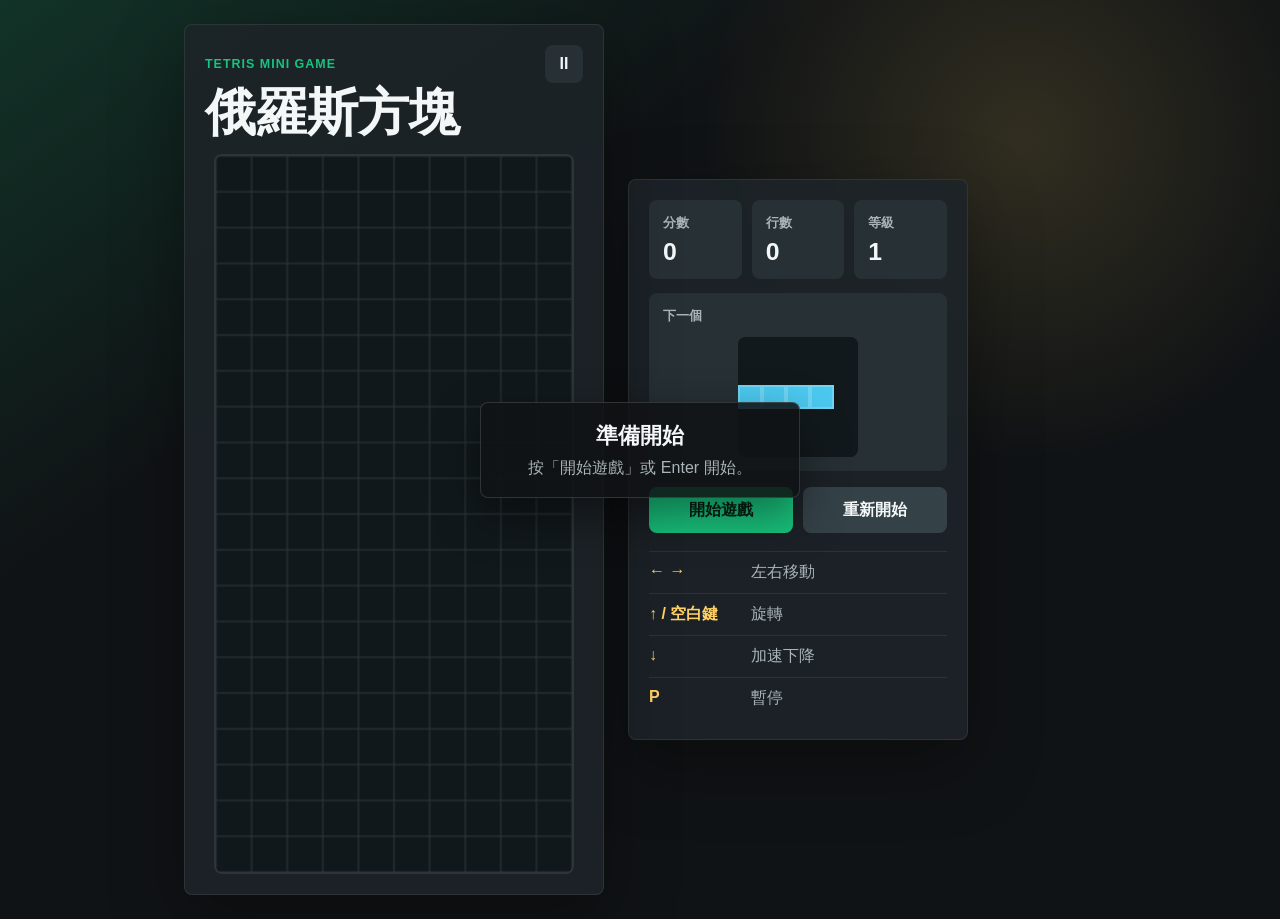
<file: index.html>
<!DOCTYPE html>
<html lang="zh-Hant">
<head>
  <meta charset="UTF-8">
  <meta name="viewport" content="width=device-width, initial-scale=1.0">
  <meta http-equiv="refresh" content="0; url=./tetris-game/">
  <title>俄羅斯方塊 Tetris</title>
  <script>
    location.replace('./tetris-game/');
  </script>
</head>
<body>
  <p>正在前往遊戲頁面，若沒有自動跳轉，請<a href="./tetris-game/">點此進入</a>。</p>
</body>
</html>
</file>
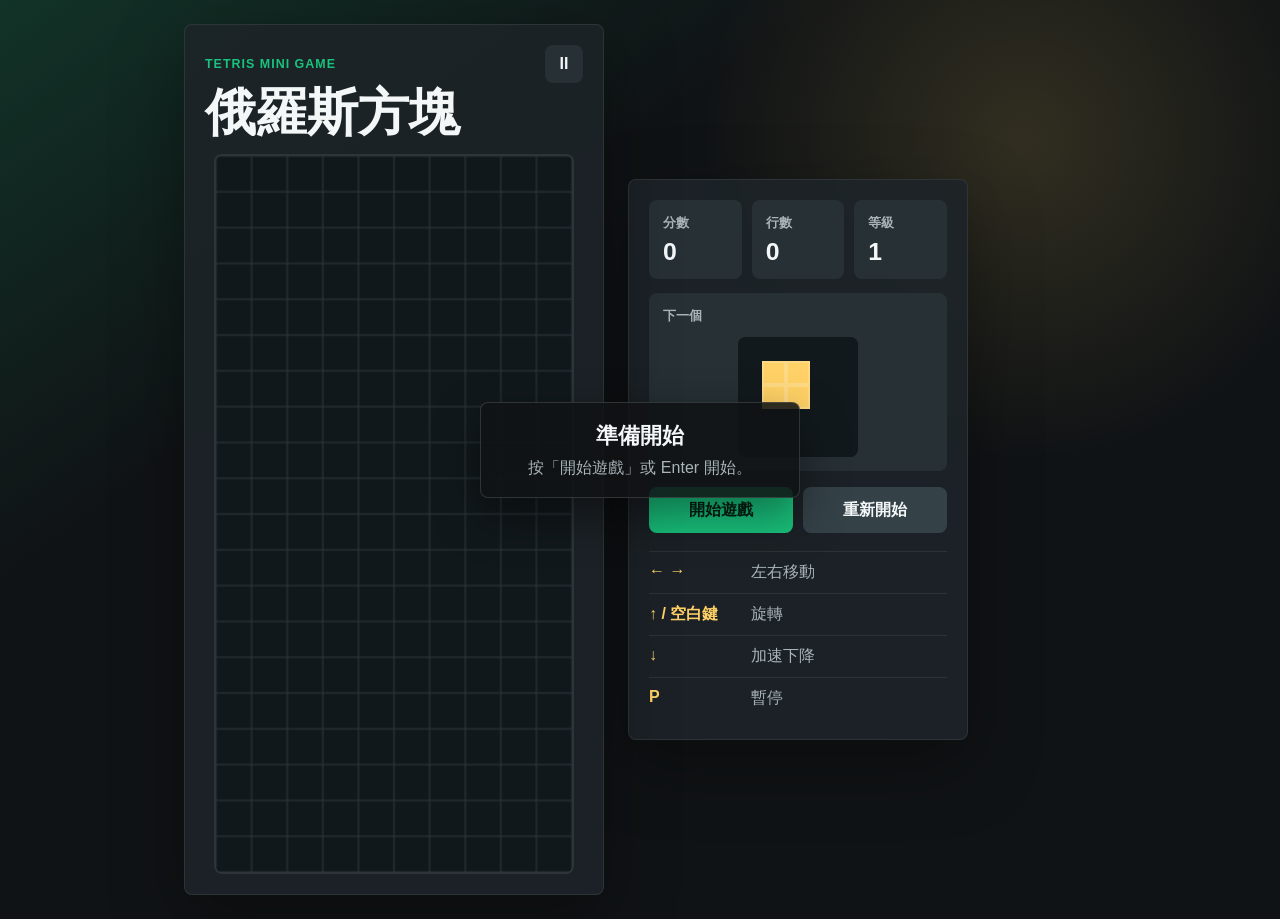
<file: tetris-game/index.html>
<!DOCTYPE html>
<html lang="zh-Hant">
<head>
  <meta charset="UTF-8">
  <meta name="viewport" content="width=device-width, initial-scale=1.0">
  <title>俄羅斯方塊 Tetris</title>
  <link rel="stylesheet" href="style.css">
</head>
<body>
  <main class="game-shell">
    <section class="play-area" aria-label="俄羅斯方塊遊戲區">
      <div class="brand-row">
        <p class="eyebrow">Tetris Mini Game</p>
        <button id="pauseButton" class="icon-button" type="button" aria-label="暫停遊戲" title="暫停/繼續">II</button>
      </div>
      <h1>俄羅斯方塊</h1>
      <canvas id="board" width="300" height="600" aria-label="遊戲棋盤"></canvas>
      <div class="touch-controls" aria-label="觸控操作">
        <button type="button" data-action="left" aria-label="向左">←</button>
        <button type="button" data-action="rotate" aria-label="旋轉">⟳</button>
        <button type="button" data-action="right" aria-label="向右">→</button>
        <button type="button" data-action="down" aria-label="加速下降">↓</button>
      </div>
    </section>

    <aside class="side-panel" aria-label="遊戲資訊">
      <div class="stat-grid">
        <div>
          <span>分數</span>
          <strong id="score">0</strong>
        </div>
        <div>
          <span>行數</span>
          <strong id="lines">0</strong>
        </div>
        <div>
          <span>等級</span>
          <strong id="level">1</strong>
        </div>
      </div>

      <div class="next-box">
        <span>下一個</span>
        <canvas id="next" width="120" height="120" aria-label="下一個方塊"></canvas>
      </div>

      <div class="command-row">
        <button id="startButton" class="primary-button" type="button">開始遊戲</button>
        <button id="restartButton" class="secondary-button" type="button">重新開始</button>
      </div>

      <dl class="keys">
        <div><dt>← →</dt><dd>左右移動</dd></div>
        <div><dt>↑ / 空白鍵</dt><dd>旋轉</dd></div>
        <div><dt>↓</dt><dd>加速下降</dd></div>
        <div><dt>P</dt><dd>暫停</dd></div>
      </dl>
    </aside>
  </main>

  <div id="overlay" class="overlay is-visible">
    <div class="overlay-card">
      <p id="overlayTitle">準備開始</p>
      <span id="overlayText">按「開始遊戲」或 Enter 開始。</span>
    </div>
  </div>

  <script src="script.js"></script>
</body>
</html>
</file>
<file: tetris-game/style.css>
:root {
  color-scheme: dark;
  --bg: #101315;
  --panel: #1d2428;
  --panel-soft: #263035;
  --text: #f4f7f8;
  --muted: #a9b4b8;
  --grid: #2d373c;
  --accent: #19c37d;
  --accent-strong: #11a76a;
  --danger: #ff6b6b;
}

* {
  box-sizing: border-box;
}

body {
  margin: 0;
  min-height: 100vh;
  display: grid;
  place-items: center;
  background:
    linear-gradient(145deg, rgba(25, 195, 125, 0.18), transparent 32%),
    radial-gradient(circle at 80% 15%, rgba(255, 214, 102, 0.14), transparent 25%),
    var(--bg);
  color: var(--text);
  font-family: "Segoe UI", "Noto Sans TC", Arial, sans-serif;
}

button {
  border: 0;
  border-radius: 8px;
  color: var(--text);
  cursor: pointer;
  font: inherit;
  font-weight: 700;
}

button:focus-visible {
  outline: 3px solid rgba(25, 195, 125, 0.45);
  outline-offset: 3px;
}

.game-shell {
  width: min(100%, 960px);
  min-height: min(100vh, 760px);
  display: grid;
  grid-template-columns: minmax(320px, 420px) minmax(260px, 340px);
  gap: 24px;
  align-items: center;
  padding: 24px;
}

.play-area,
.side-panel {
  background: rgba(29, 36, 40, 0.9);
  border: 1px solid rgba(255, 255, 255, 0.08);
  box-shadow: 0 24px 70px rgba(0, 0, 0, 0.34);
}

.play-area {
  position: relative;
  padding: 20px;
  border-radius: 8px;
}

.brand-row {
  display: flex;
  align-items: center;
  justify-content: space-between;
  min-height: 36px;
}

.eyebrow {
  margin: 0;
  color: var(--accent);
  font-size: 0.78rem;
  font-weight: 800;
  letter-spacing: 0.08em;
  text-transform: uppercase;
}

h1 {
  margin: 4px 0 16px;
  font-size: clamp(2rem, 8vw, 3.2rem);
  line-height: 1;
}

#board {
  width: 100%;
  max-width: 360px;
  aspect-ratio: 1 / 2;
  display: block;
  margin: 0 auto;
  border-radius: 8px;
  background: #11181b;
  border: 2px solid rgba(255, 255, 255, 0.12);
}

.icon-button {
  width: 38px;
  height: 38px;
  display: grid;
  place-items: center;
  background: var(--panel-soft);
}

.side-panel {
  border-radius: 8px;
  padding: 20px;
}

.stat-grid {
  display: grid;
  grid-template-columns: repeat(3, 1fr);
  gap: 10px;
}

.stat-grid div,
.next-box {
  border-radius: 8px;
  background: var(--panel-soft);
  padding: 14px;
}

.stat-grid span,
.next-box span {
  display: block;
  color: var(--muted);
  font-size: 0.82rem;
  font-weight: 700;
}

.stat-grid strong {
  display: block;
  margin-top: 8px;
  font-size: 1.55rem;
  line-height: 1;
}

.next-box {
  margin-top: 14px;
}

#next {
  width: 120px;
  height: 120px;
  display: block;
  margin: 12px auto 0;
  background: #12191c;
  border-radius: 8px;
}

.command-row {
  display: grid;
  grid-template-columns: 1fr 1fr;
  gap: 10px;
  margin-top: 16px;
}

.primary-button,
.secondary-button {
  min-height: 46px;
  padding: 0 14px;
}

.primary-button {
  background: var(--accent);
  color: #062014;
}

.secondary-button {
  background: #344147;
}

.primary-button:hover {
  background: #35d995;
}

.secondary-button:hover,
.icon-button:hover,
.touch-controls button:hover {
  background: #415158;
}

.keys {
  margin: 18px 0 0;
}

.keys div {
  display: grid;
  grid-template-columns: 92px 1fr;
  gap: 10px;
  padding: 10px 0;
  border-top: 1px solid rgba(255, 255, 255, 0.08);
}

.keys dt {
  color: #ffd166;
  font-weight: 800;
}

.keys dd {
  margin: 0;
  color: var(--muted);
}

.touch-controls {
  display: none;
  grid-template-columns: repeat(4, 1fr);
  gap: 8px;
  margin-top: 14px;
}

.touch-controls button {
  min-height: 46px;
  background: var(--panel-soft);
  font-size: 1.35rem;
}

.overlay {
  position: fixed;
  inset: 0;
  display: none;
  place-items: center;
  pointer-events: none;
}

.overlay.is-visible {
  display: grid;
}

.overlay-card {
  width: min(86vw, 320px);
  border-radius: 8px;
  padding: 18px;
  text-align: center;
  background: rgba(16, 19, 21, 0.88);
  border: 1px solid rgba(255, 255, 255, 0.14);
  box-shadow: 0 18px 48px rgba(0, 0, 0, 0.42);
}

.overlay-card p {
  margin: 0 0 8px;
  font-size: 1.35rem;
  font-weight: 900;
}

.overlay-card span {
  color: var(--muted);
}

@media (max-width: 760px) {
  body {
    place-items: start center;
  }

  .game-shell {
    grid-template-columns: 1fr;
    gap: 14px;
    padding: 12px;
  }

  .play-area,
  .side-panel {
    width: 100%;
  }

  h1 {
    margin-bottom: 12px;
  }

  #board {
    max-width: min(92vw, 330px);
  }

  .touch-controls {
    display: grid;
  }

  .side-panel {
    padding: 14px;
  }
}
</file>
